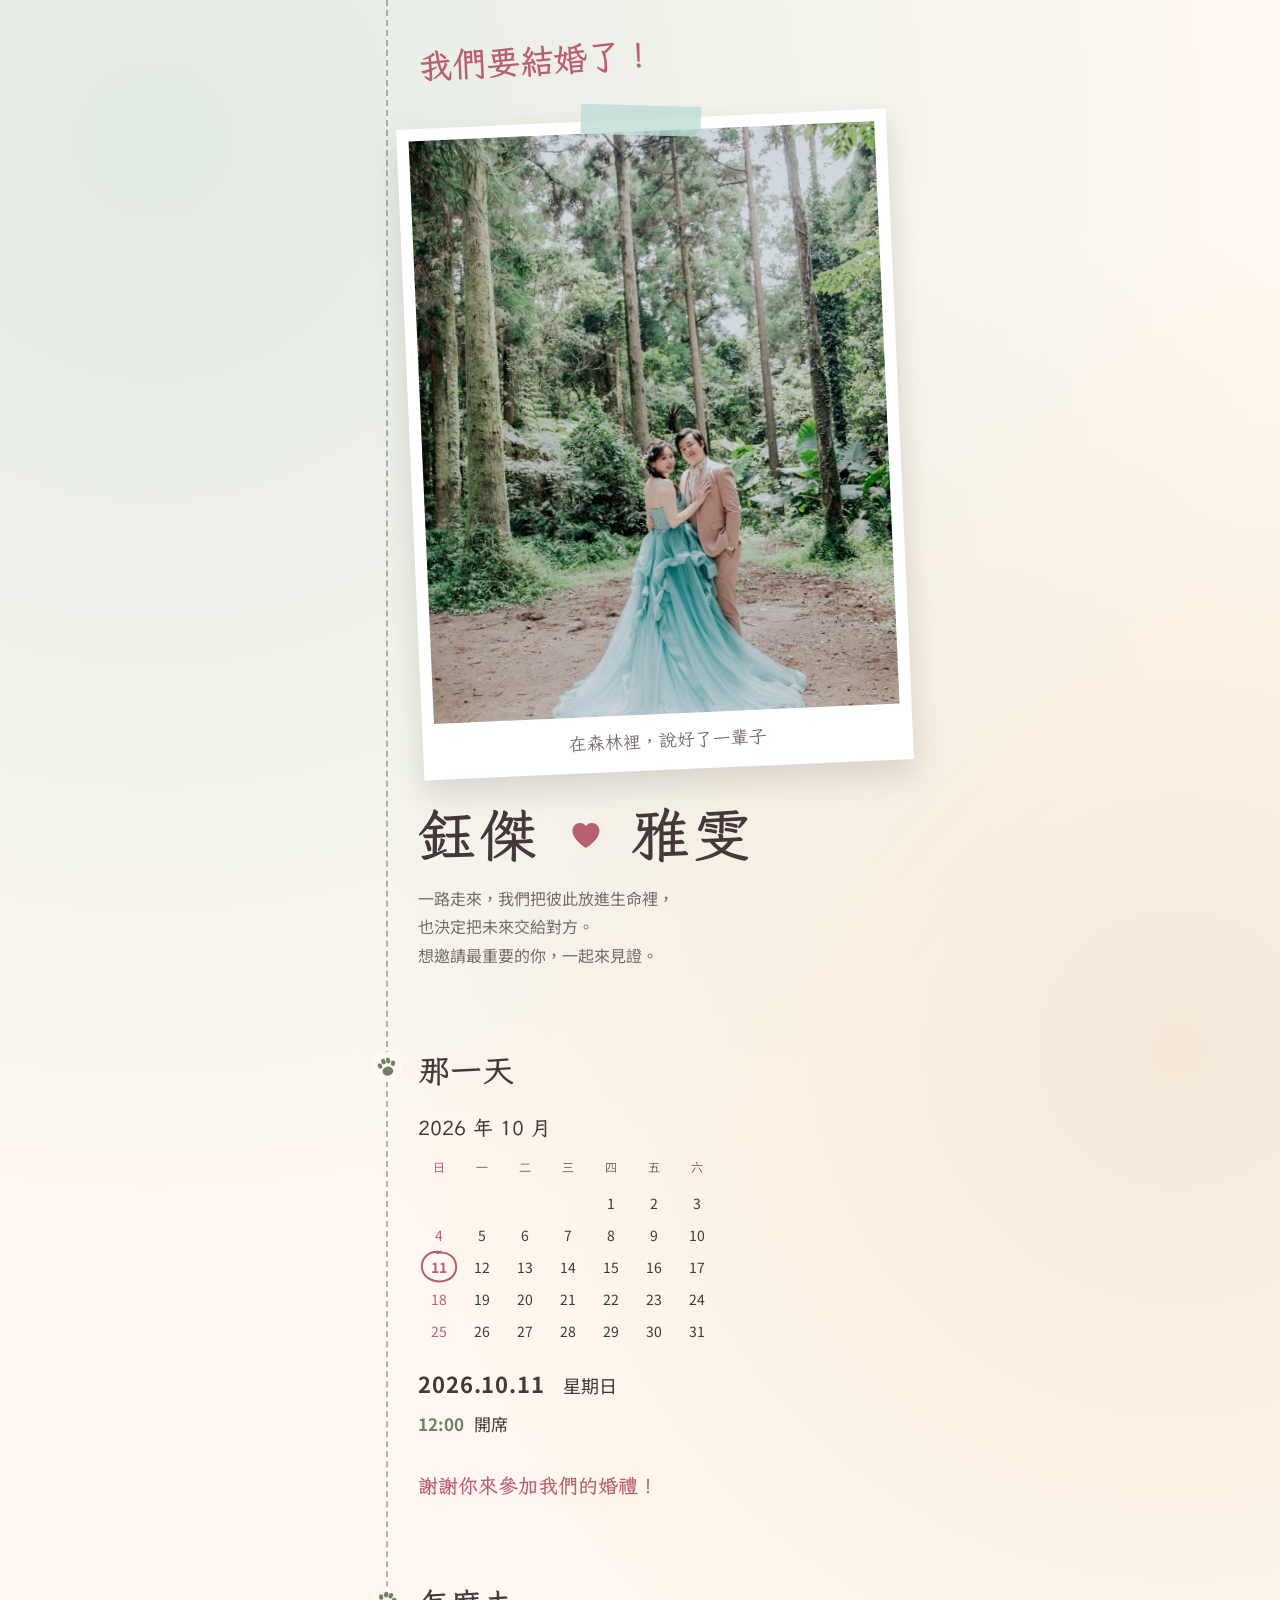
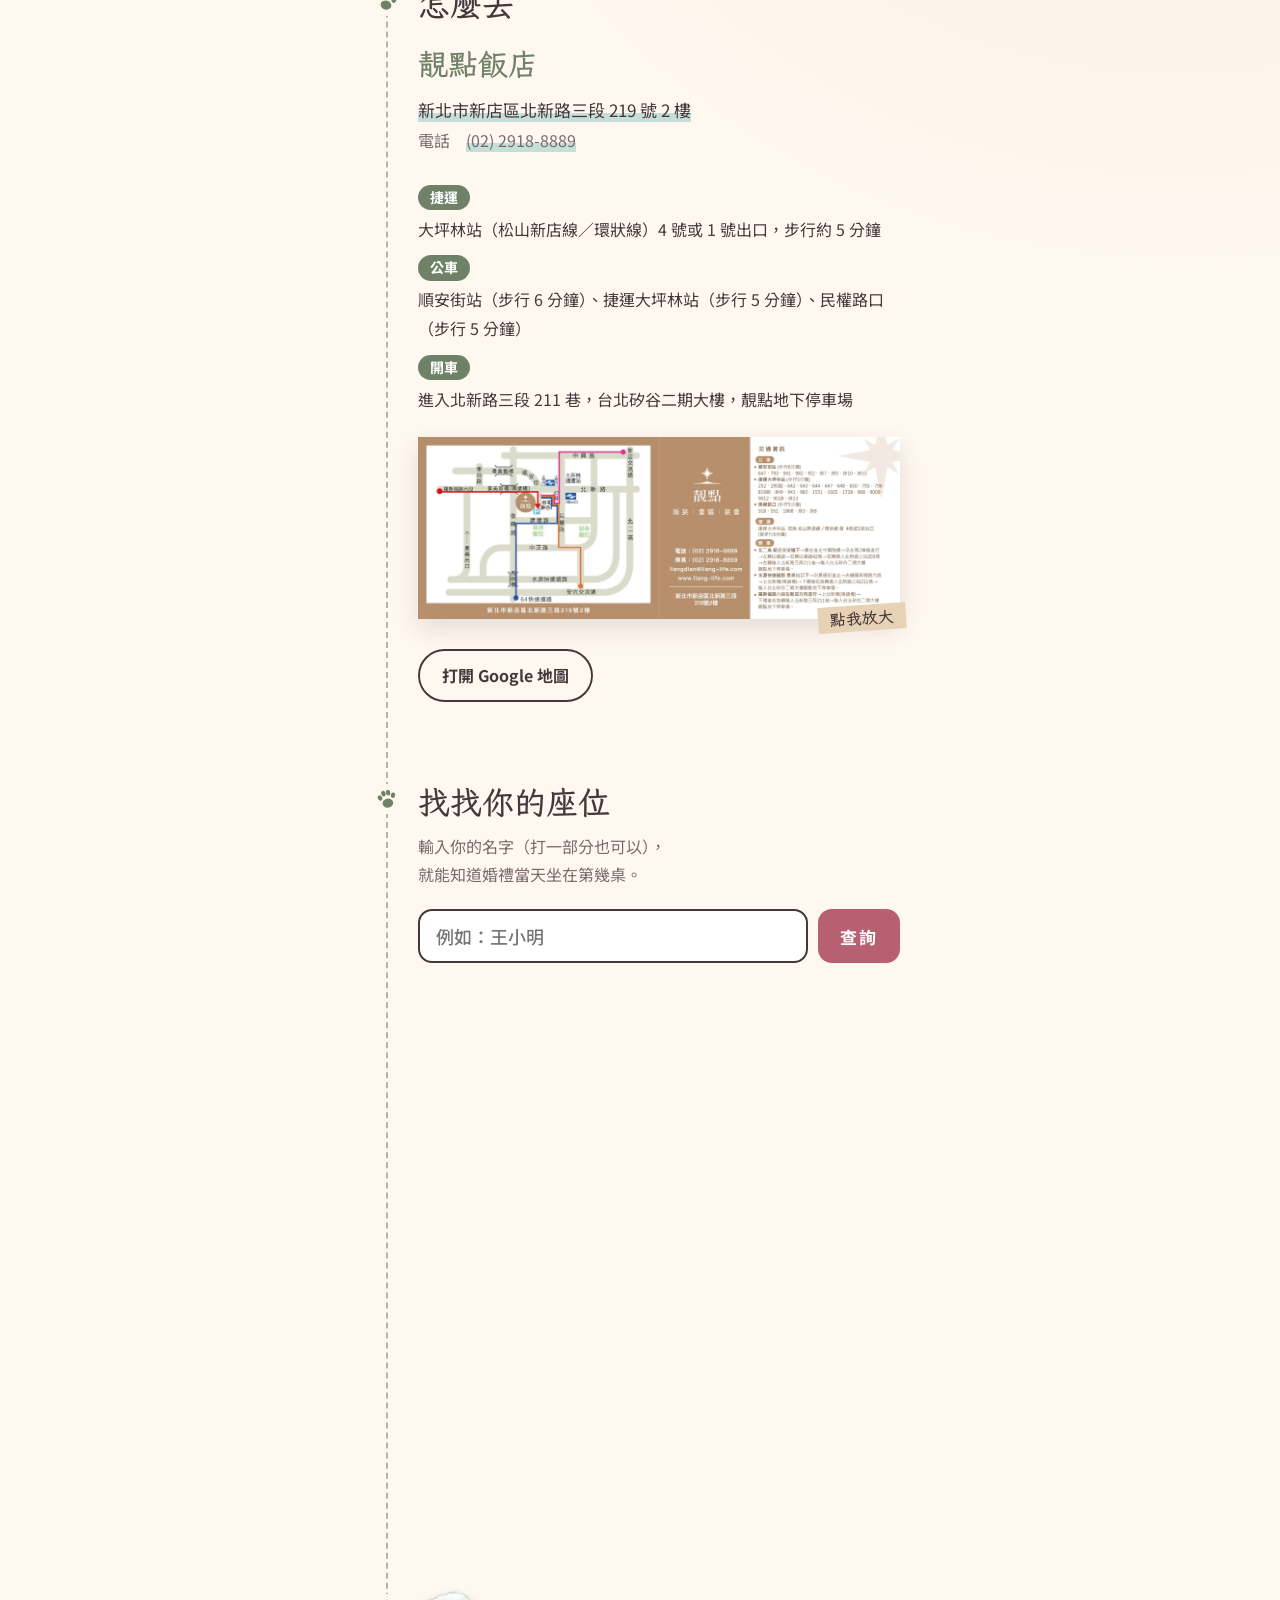
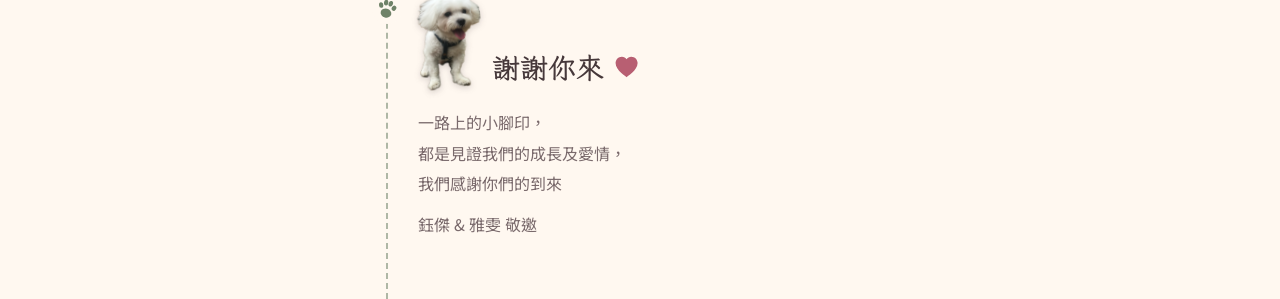
<file: index.html>
<!DOCTYPE html>
<html lang="zh-TW">
<head>
  <meta charset="UTF-8">
  <meta name="viewport" content="width=device-width, initial-scale=1, viewport-fit=cover">
  <title>我們要結婚了</title>
  <meta name="description" content="婚禮邀請 · 桌次查詢">
  <link rel="preconnect" href="https://fonts.googleapis.com">
  <link rel="preconnect" href="https://fonts.gstatic.com" crossorigin>
  <link href="https://fonts.googleapis.com/css2?family=LXGW+WenKai+TC:wght@400;700&family=Noto+Sans+TC:wght@400;500;700&display=swap" rel="stylesheet">
  <link rel="stylesheet" href="style.css">
</head>
<body>

  <!-- 圖示：腳印、愛心（自製 SVG，各裝置外觀一致） -->
  <svg width="0" height="0" style="position:absolute" aria-hidden="true">
    <symbol id="paw" viewBox="0 0 40 40">
      <ellipse cx="20" cy="27" rx="9" ry="7.5"/>
      <ellipse cx="9" cy="16" rx="3.6" ry="4.6" transform="rotate(-18 9 16)"/>
      <ellipse cx="16" cy="10" rx="3.6" ry="4.8" transform="rotate(-6 16 10)"/>
      <ellipse cx="24" cy="10" rx="3.6" ry="4.8" transform="rotate(6 24 10)"/>
      <ellipse cx="31" cy="16" rx="3.6" ry="4.6" transform="rotate(18 31 16)"/>
    </symbol>
    <symbol id="heart" viewBox="0 0 32 30">
      <path d="M16 28S2 19.5 2 10.2C2 5.6 5.6 2 10 2c2.6 0 4.8 1.3 6 3.3C17.2 3.3 19.4 2 22 2c4.4 0 8 3.6 8 8.2C30 19.5 16 28 16 28z"/>
    </symbol>
  </svg>

  <!-- 現場查詢模式（?seat）才出現的頂列 -->
  <div class="seat-bar">
    <span><span data-cfg="groom"></span> <svg class="ic-heart"><use href="#heart"/></svg> <span data-cfg="bride"></span> 的婚禮</span>
    <a id="full-link">看完整邀請 →</a>
  </div>

  <main class="trail">
    <!-- 封面 -->
    <section class="stop hero">
      <div class="hearts" aria-hidden="true">
        <svg><use href="#heart"/></svg><svg><use href="#heart"/></svg><svg><use href="#heart"/></svg><svg><use href="#heart"/></svg><svg><use href="#heart"/></svg>
      </div>
      <p class="hand hello">我們要結婚了！</p>
      <figure class="polaroid">
        <span class="tape" aria-hidden="true"></span>
        <img src="assets/photo.jpg" alt="婚紗照" width="1400" height="2100">
        <figcaption class="hand">在森林裡，說好了一輩子</figcaption>
      </figure>
      <h1 class="couple hand">
        <span data-cfg="groom"></span>
        <svg class="ic-heart"><use href="#heart"/></svg>
        <span data-cfg="bride"></span>
      </h1>
      <p class="invite">一路走來，我們把彼此放進生命裡，<br>也決定把未來交給對方。<br>想邀請最重要的你，一起來見證。</p>
    </section>

    <!-- 日子 -->
    <section class="stop" id="date">
      <svg class="node"><use href="#paw"/></svg>
      <h2 class="hand">那一天</h2>
      <div class="cal" id="cal" aria-label="月曆">
        <p class="cal-title hand" id="cal-title"></p>
        <div class="cal-grid" id="cal-grid"></div>
      </div>
      <p class="when"><b data-cfg="dateText"></b>　<span data-cfg="dowText"></span></p>
      <ul class="plan" id="plan"></ul>

      <!-- 翻頁倒數 -->
      <p class="cd-label hand" id="cd-label">倒數</p>
      <div class="cd-row" id="countdown">
        <div class="cd-unit"><div class="cd-tile"><b data-u="d">0</b></div><span>天</span></div>
        <div class="cd-unit"><div class="cd-tile"><b data-u="h">0</b></div><span>時</span></div>
        <div class="cd-unit"><div class="cd-tile"><b data-u="m">0</b></div><span>分</span></div>
        <div class="cd-unit"><div class="cd-tile"><b data-u="s">0</b></div><span>秒</span></div>
      </div>
    </section>

    <!-- 地點：路徑旁的註記，不做卡片 -->
    <section class="stop" id="place">
      <svg class="node"><use href="#paw"/></svg>
      <h2 class="hand">怎麼去</h2>
      <p class="venue hand" data-cfg="venue"></p>
      <p class="addr"><a id="addr-link" target="_blank" rel="noopener"><span data-cfg="address"></span> <span data-cfg="hall"></span></a></p>
      <p class="tel" id="tel-row">電話　<a id="tel-link" data-cfg="phone"></a></p>
      <dl class="notes" id="notes"></dl>
      <button class="map-thumb" id="map-open" type="button" aria-label="放大交通資訊圖">
        <img src="assets/map.jpg" alt="交通資訊圖" loading="lazy" onerror="this.closest('.map-thumb').remove()">
        <span class="hint">點我放大</span>
      </button>
      <a class="pill" id="map-link" target="_blank" rel="noopener">打開 Google 地圖</a>
    </section>

    <!-- 查詢座位 -->
    <section class="stop seat" id="seat">
      <svg class="node"><use href="#paw"/></svg>
      <h2 class="hand">找找你的座位</h2>
      <p class="seat-desc">輸入你的名字（打一部分也可以），<br>就能知道婚禮當天坐在第幾桌。</p>
      <form class="seat-form" id="seat-form" autocomplete="off">
        <input id="seat-q" type="search" placeholder="例如：王小明" aria-label="姓名">
        <button type="submit">查詢</button>
      </form>
      <p class="seat-meta" id="seat-meta" aria-live="polite"></p>
      <div class="card" id="card" hidden>
        <p class="card-title">婚宴報到卡</p>
        <ul class="seat-list" id="seat-list"></ul>
      </div>
    </section>

    <footer class="stop end">
      <svg class="node"><use href="#paw"/></svg>
      <div class="thanks">
        <img class="harry" src="assets/harry.png" alt="哈利" width="316" height="480" loading="lazy">
        <p class="hand">謝謝你來 <svg class="ic-heart"><use href="#heart"/></svg></p>
      </div>
      <p class="thanks-note">一路上的小腳印，<br>都是見證我們的成長及愛情，<br>我們感謝你們的到來</p>
      <p class="sign"><span data-cfg="groom"></span> &amp; <span data-cfg="bride"></span> 敬邀</p>
    </footer>
  </main>

  <dialog class="lightbox" id="map-dialog">
    <form method="dialog"><button class="lb-close" aria-label="關閉">✕</button></form>
    <img src="assets/map.jpg" alt="交通資訊圖">
  </dialog>

  <script src="config.js"></script>
  <script src="seating.js"></script>
  <script src="common.js"></script>
  <script src="main.js"></script>
</body>
</html>
</file>
<file: style.css>
/* C · 森林散步手帳 */
*, *::before, *::after { box-sizing: border-box; margin: 0; padding: 0; }

:root {
  --paper: #fff8f0;
  --ink: #46383a;
  --rose: #b85f72;
  --rose-soft: #d98c9c;   /* 只做裝飾，不用於小字 */
  --sage: #6f8268;
  --mint: #bfdcd5;
  --champagne: #e8d2b5;
  --muted: #7a6a6c;
  --hand: 'LXGW WenKai TC', 'Noto Sans TC', serif;
  --sans: 'Noto Sans TC', system-ui, sans-serif;
}

html { scroll-behavior: smooth; -webkit-text-size-adjust: 100%; }
body {
  background:
    radial-gradient(circle at 12% 4%, rgba(191,220,213,.45), transparent 32%),
    radial-gradient(circle at 92% 30%, rgba(232,210,181,.4), transparent 30%),
    var(--paper);
  color: var(--ink);
  font-family: var(--sans);
  font-size: 16px;
  line-height: 1.8;
  overflow-x: hidden;
  -webkit-font-smoothing: antialiased;
}
img { display: block; max-width: 100%; height: auto; }
a { color: inherit; }
.hand { font-family: var(--hand); }
.ic-heart { width: .9em; height: .85em; fill: var(--rose); vertical-align: -.05em; }

/* ═════ 小路：左側虛線貫穿全頁 ═════ */
.trail {
  position: relative;
  max-width: 560px;
  margin: 0 auto;
  padding: 0 20px 40px 58px;
}
.trail::before {
  content: '';
  position: absolute;
  top: 0;
  bottom: 0;
  left: 26px;
  border-left: 2.5px dashed var(--sage);
  opacity: .55;
}
.stop { position: relative; padding: 56px 0 24px; }
.node {
  position: absolute;
  left: -46px;
  top: 58px;
  width: 30px;
  height: 30px;
  fill: var(--sage);
  background: var(--paper);
  border-radius: 50%;
  padding: 3px;
  transform: rotate(-12deg);
}
.stop:nth-of-type(odd) .node { transform: rotate(14deg); }
h2.hand { font-size: 32px; font-weight: 700; line-height: 1.3; color: var(--ink); }

/* ═════ 封面 ═════ */
.hero { padding-top: 36px; }
.hello { font-size: 34px; font-weight: 700; color: var(--rose); transform: rotate(-3deg); transform-origin: left; }
.polaroid {
  position: relative;
  margin: 22px 0 0 -8px;
  background: #fff;
  padding: 12px 12px 14px;
  box-shadow: 0 14px 30px rgba(70,56,58,.16);
  transform: rotate(-2.5deg);
}
.polaroid img { width: 100%; aspect-ratio: 4 / 5; object-fit: cover; object-position: 50% 60%; }
.polaroid figcaption { margin-top: 10px; text-align: center; font-size: 18px; color: var(--muted); }
.tape {
  position: absolute;
  top: -14px;
  left: 50%;
  width: 120px;
  height: 30px;
  margin-left: -60px;
  background: rgba(191,220,213,.8);
  transform: rotate(4deg);
  box-shadow: 0 1px 2px rgba(0,0,0,.06);
}
.couple { margin-top: 30px; font-size: clamp(40px, 13vw, 58px); font-weight: 700; line-height: 1.2; letter-spacing: .06em; }
.couple .ic-heart { width: .55em; height: .5em; margin: 0 .1em; vertical-align: .1em; }
.invite { margin-top: 14px; font-size: 16px; color: var(--muted); }

/* 飄落愛心：只在封面，數量少 */
.hearts { position: absolute; inset: 0 -20px 0 -58px; overflow: hidden; pointer-events: none; }
.hearts svg { position: absolute; top: -30px; width: 16px; height: 15px; fill: var(--rose-soft); opacity: 0; animation: fall linear infinite; }
.hearts svg:nth-child(1) { left: 12%; animation-duration: 11s; }
.hearts svg:nth-child(2) { left: 34%; animation-duration: 13s; animation-delay: 3s; width: 12px; }
.hearts svg:nth-child(3) { left: 58%; animation-duration: 12s; animation-delay: 6s; }
.hearts svg:nth-child(4) { left: 78%; animation-duration: 14s; animation-delay: 1.5s; width: 12px; }
.hearts svg:nth-child(5) { left: 92%; animation-duration: 12s; animation-delay: 8s; }
@keyframes fall {
  0% { transform: translateY(0) rotate(0); opacity: 0; }
  10% { opacity: .7; }
  100% { transform: translateY(110vh) rotate(200deg); opacity: 0; }
}

/* ═════ 日子：小月曆 + 翻頁倒數 ═════ */
.cal { margin-top: 18px; max-width: 300px; }
.cal-title { font-size: 20px; font-weight: 700; margin-bottom: 6px; }
.cal-grid { display: grid; grid-template-columns: repeat(7, 1fr); text-align: center; font-size: 14px; row-gap: 2px; }
.cal-grid .wd { font-size: 12px; color: var(--muted); padding-bottom: 4px; }
.cal-grid .wd:first-child, .cal-grid .sun { color: var(--rose); }
.cal-grid span { position: relative; line-height: 30px; }
.cal-grid .day-on { font-weight: 700; color: var(--rose); }
.cal-grid .day-on svg { position: absolute; left: 50%; top: 50%; width: 40px; height: 36px; margin: -18px 0 0 -20px; fill: none; stroke: var(--rose); stroke-width: 2; stroke-linecap: round; }

.cd-label { margin-top: 28px; font-size: 20px; font-weight: 700; color: var(--rose); }
.cd-row { display: flex; gap: clamp(8px, 2.6vw, 14px); margin-top: 10px; }
.cd-unit { flex: 1; max-width: 84px; text-align: center; }
.cd-tile {
  position: relative;
  aspect-ratio: 3 / 4;
  border-radius: 14px;
  overflow: hidden;
  background: linear-gradient(180deg, #c06b7e 0 50%, var(--rose) 50% 100%);
  box-shadow: 0 8px 18px rgba(184,95,114,.28), inset 0 1px 0 rgba(255,255,255,.25);
  display: flex;
  align-items: center;
  justify-content: center;
  color: #fff;
  font: 700 clamp(26px, 8.5vw, 38px)/1 var(--sans);
  font-variant-numeric: tabular-nums;
  perspective: 400px;
}
/* 翻頁中線 */
.cd-tile::before {
  content: '';
  position: absolute;
  left: 0; right: 0; top: 50%;
  height: 2px;
  margin-top: -1px;
  background: rgba(70,56,58,.28);
  z-index: 2;
}
.cd-tile b { display: block; }
.cd-tile b.flip { animation: flip .35s ease-out; }
@keyframes flip { 0% { transform: rotateX(70deg); opacity: .35; } 100% { transform: rotateX(0); opacity: 1; } }
.cd-unit span { display: block; margin-top: 6px; font-family: var(--hand); font-weight: 700; font-size: 16px; color: var(--muted); }
.cd-row.hide { display: none; }

.when { margin-top: 18px; font-size: 18px; }
.when b { font-size: 22px; letter-spacing: .04em; }
.plan { list-style: none; margin-top: 6px; }
.plan li { font-size: 17px; }
.plan li b { color: var(--sage); margin-right: .6em; }

/* ═════ 地點：註記 ═════ */
.venue { margin-top: 12px; font-size: 30px; font-weight: 700; color: var(--sage); }
.addr { margin-top: 4px; font-size: 17px; }
.addr a, .tel a { text-decoration: none; background: linear-gradient(transparent 62%, rgba(191,220,213,.9) 62%); }
.tel { font-size: 16px; color: var(--muted); }
.notes { margin-top: 18px; }
.notes dt {
  display: inline-block;
  margin-top: 12px;
  font-size: 14px;
  font-weight: 700;
  color: #fff;
  background: var(--sage);
  border-radius: 999px;
  padding: 0 12px;
  line-height: 1.8;
}
.notes dd { font-size: 16px; margin-top: 4px; }
.map-thumb {
  position: relative;
  display: block;
  width: 100%;
  margin-top: 24px;
  padding: 0;
  border: 0;
  background: none;
  cursor: zoom-in;
  transform: rotate(1.2deg);
  box-shadow: 0 10px 22px rgba(70,56,58,.14);
}
.map-thumb img { width: 100%; }
.map-thumb .hint {
  position: absolute;
  right: -6px;
  bottom: -12px;
  font-family: var(--hand);
  font-size: 16px;
  font-weight: 700;
  background: var(--champagne);
  color: var(--ink);
  padding: 2px 12px;
  transform: rotate(-4deg);
}
.pill {
  display: inline-block;
  margin-top: 30px;
  padding: 10px 22px;
  border: 2px solid var(--ink);
  border-radius: 999px;
  text-decoration: none;
  font-weight: 700;
  font-size: 16px;
}
.pill:active { background: var(--mint); }

/* ═════ 查詢座位 ═════ */
.seat { min-height: 90svh; }
.seat-desc { margin-top: 8px; font-size: 16px; color: var(--muted); }
.seat-form { display: flex; gap: 10px; margin-top: 20px; }
.seat-form input {
  flex: 1;
  min-width: 0;
  height: 54px;
  padding: 0 16px;
  border: 2px solid var(--ink);
  border-radius: 14px;
  background: #fff;
  color: var(--ink);
  font: 500 18px var(--sans);
  -webkit-appearance: none;
  appearance: none;
}
.seat-form input:focus { outline: none; border-color: var(--rose); box-shadow: 0 0 0 4px rgba(184,95,114,.18); }
.seat-form button {
  flex: none;
  height: 54px;
  padding: 0 22px;
  border: 0;
  border-radius: 14px;
  background: var(--rose);
  color: #fff;
  font: 700 17px var(--sans);
  letter-spacing: .12em;
  cursor: pointer;
}
.seat-form button:active { background: #9d4b5e; }
.seat-meta { margin-top: 14px; min-height: 1.8em; font-size: 15px; color: var(--muted); }

.card {
  position: relative;
  margin-top: 6px;
  background: #fff;
  border-radius: 6px;
  padding: 18px 18px 8px;
  box-shadow: 0 12px 26px rgba(70,56,58,.12);
}
/* 撕線 */
.card::before {
  content: '';
  position: absolute;
  top: 44px;
  left: 12px;
  right: 12px;
  border-top: 2px dashed var(--champagne);
}
.card-title { font-family: var(--hand); font-weight: 700; font-size: 18px; color: var(--rose); letter-spacing: .2em; margin-bottom: 16px; }
.seat-list { list-style: none; }
.seat-list li {
  display: flex;
  align-items: center;
  justify-content: space-between;
  gap: 12px;
  padding: 10px 0;
  border-bottom: 1px solid #f2e6dc;
}
.seat-list li:last-child { border-bottom: 0; }
.seat-list .nm { font-size: 22px; font-weight: 700; letter-spacing: .08em; }
.seat-list .cnt { display: block; font-size: 15px; color: var(--muted); font-weight: 400; letter-spacing: .05em; }
.seat-list .seal {
  flex: none;
  width: 84px;
  height: 84px;
  border-radius: 50%;
  border: 2.5px solid var(--rose);
  color: var(--rose);
  display: flex;
  flex-direction: column;
  align-items: center;
  justify-content: center;
  line-height: 1;
  transform: rotate(-6deg);
}
.seat-list li:nth-child(even) .seal { transform: rotate(5deg); }
.seat-list .seal small { font-size: 13px; font-weight: 700; margin-bottom: 2px; }
.seat-list .seal b { font-size: 44px; font-weight: 700; }
.seat-list .seal b.main { font-family: var(--hand); font-size: 26px; }

/* ═════ 結尾 ═════ */
.end { padding-bottom: 20px; }
.end .hand { font-size: 28px; font-weight: 700; }
.sign { margin-top: 12px; color: var(--muted); }

/* 哈利：去背小圖放在「謝謝你來」前面 */
.thanks { display: flex; align-items: flex-end; gap: 10px; }
.harry {
  flex: none;
  width: 64px;
  height: auto;
  margin-bottom: 4px;
  filter: drop-shadow(0 2px 3px rgba(70,56,58,.22));
  transform: rotate(-4deg);
}
.thanks-note { margin-top: 14px; font-size: 16px; line-height: 1.9; color: var(--muted); }

/* ═════ 地圖放大 ═════ */
.lightbox {
  border: 0;
  padding: 0;
  width: 100vw;
  height: 100vh;
  max-width: 100vw;
  max-height: 100vh;
  background: rgba(70,56,58,.94);
  overflow: auto;
}
.lightbox[open] { display: flex; align-items: center; }
.lightbox img { width: auto; max-width: none; height: min(92vh, 1196px); margin: auto; }
.lightbox form { position: fixed; top: 12px; right: 12px; z-index: 2; }
.lb-close { width: 44px; height: 44px; border: 0; border-radius: 50%; background: var(--paper); color: var(--ink); font-size: 18px; cursor: pointer; }
@media (orientation: portrait) {
  .lightbox img { height: auto; width: 240vw; }
}

/* ═════ 淡入 ═════ */
.fx { opacity: 0; transform: translateY(16px); transition: opacity .8s ease, transform .8s ease; }
.fx.in { opacity: 1; transform: none; }

/* ═════ 現場查詢模式：只留查詢區，無動畫 ═════ */
.seat-bar { display: none; }
body.seat-mode .stop:not(.seat) { display: none; }
body.seat-mode .seat { padding-top: 28px; }
body.seat-mode .seat .node { top: 30px; }
body.seat-mode .seat-bar {
  display: flex;
  justify-content: space-between;
  align-items: center;
  gap: 10px;
  padding: 12px 20px;
  background: var(--sage);
  color: #fff;
  font-size: 15px;
}
body.seat-mode .seat-bar .ic-heart { fill: #fff; }
body.seat-mode .seat-bar a { text-decoration: none; border-bottom: 1px solid #fff; white-space: nowrap; }

@media (prefers-reduced-motion: reduce) {
  html { scroll-behavior: auto; }
  .hearts { display: none; }
  .fx { opacity: 1; transform: none; transition: none; }
}
</file>
